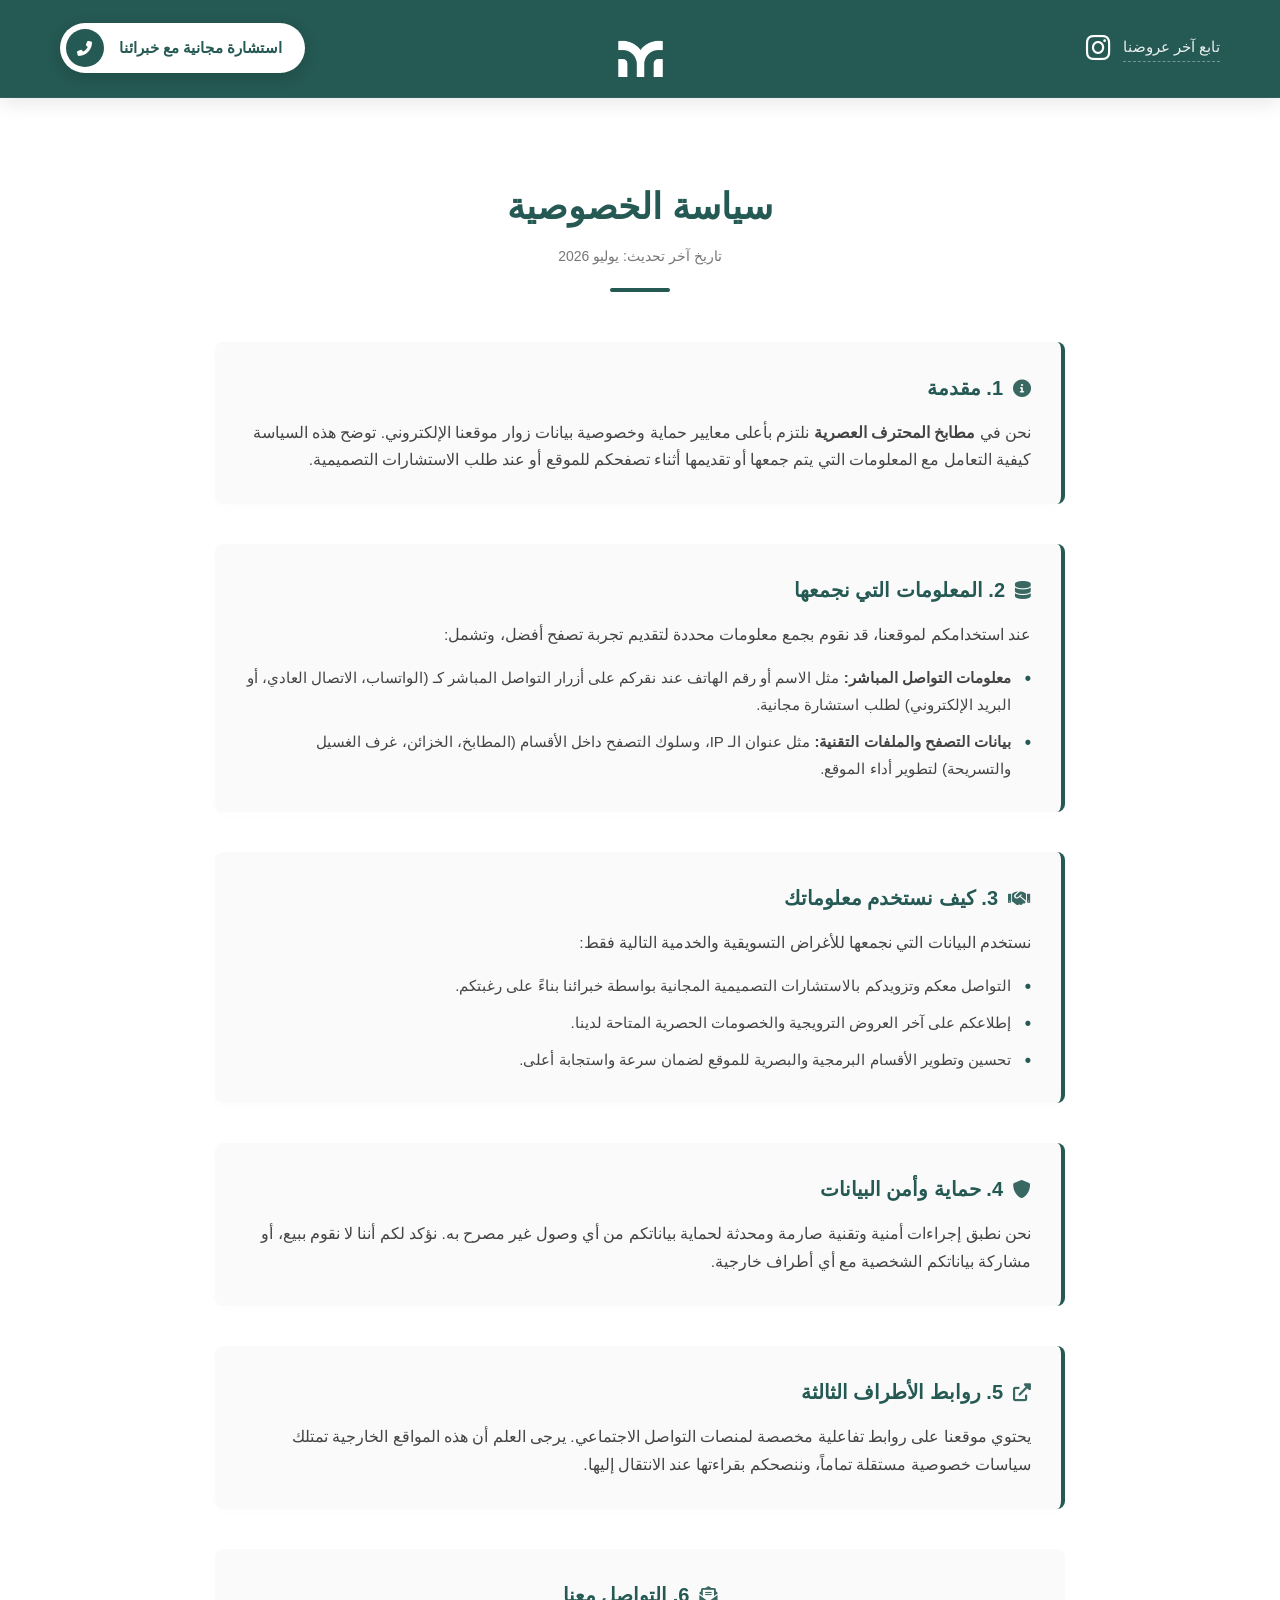
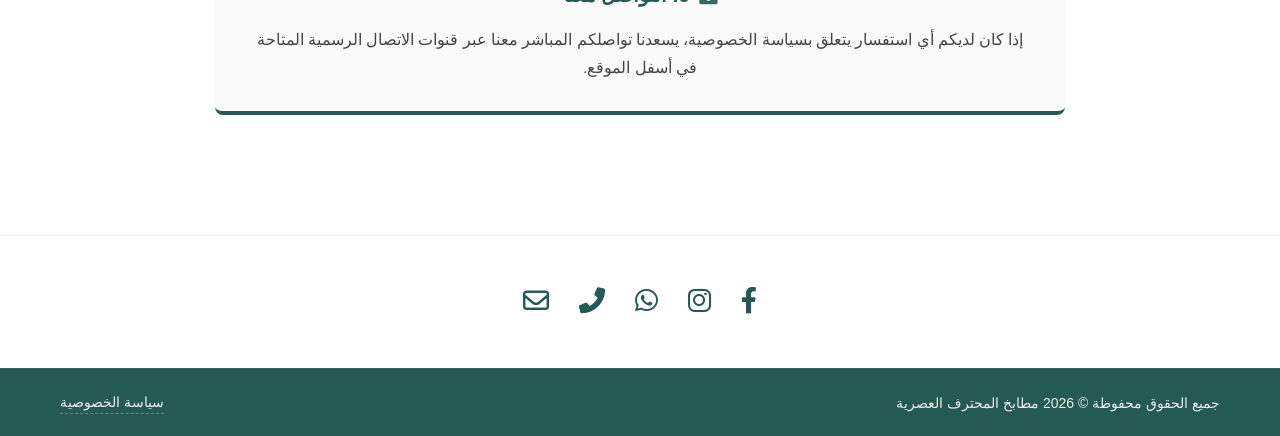
<file: privacy-policy.html>
<!doctype html>
<html lang="ar" dir="rtl">
  <head>
    <meta charset="UTF-8" />
    <meta name="viewport" content="width=device-width, initial-scale=1.0" />
    <title>سياسة الخصوصية - مطابخ المحترف العصرية</title>
    <!-- استدعاء ملف الـ CSS الأساسي للموقع -->
    <link rel="stylesheet" href="style.css" />
    <!-- استدعاء أيقونات FontAwesome -->
    <link
      rel="stylesheet"
      href="https://cdnjs.cloudflare.com/ajax/libs/font-awesome/6.0.0/css/all.min.css"
    />
  </head>
  <body>
    <!-- ========================================== -->
    <!-- الهيدر الإبداعي المطور (يحتوي على رابط الرئيسية) -->
    <!-- ========================================== -->
    <header class="creative-header">
      <div class="header-container">
        <!-- الجانب الأيمن: الانستغرام الإبداعي -->
        <div class="header-side right-side">
          <a
            href="https://www.instagram.com/almuhtarif_kitchens/"
            class="instagram-creative-btn"
            target="_blank" rel="noopener noreferrer"
          >
            <span class="insta-text">تابع آخر عروضنا</span>
            <div class="insta-icon-wrapper">
              <i class="fab fa-instagram"></i>
            </div>
          </a>
        </div>

        <!-- المنتصف: اللوجو (يربطك بالصفحة الرئيسية index.html) -->
        <div class="header-center logo">
          <a href="index.html" title="العودة للصفحة الرئيسية">
            <img
              src="img/almuhtarif-kitchens-logo.png"
              alt="لوجو مطابخ المحترف"
            />
          </a>
        </div>

        <!-- الجانب الأيسر: زر الاتصال الفخم -->
        <div class="header-side left-side">
          <a
            href="https://wa.me/971503699556"
            class="btn-call-luxury"
            target="_blank" rel="noopener noreferrer"
          >
            <span class="btn-text">استشارة مجانية مع خبرائنا</span>
            <div class="icon-wrapper">
              <i class="fas fa-phone-alt ringing-icon"></i>
            </div>
          </a>
        </div>
      </div>
    </header>

    <!-- ========================================== -->
    <!-- محتوى صفحة سياسة الخصوصية -->
    <!-- ========================================== -->
    <main class="privacy-policy-page">
      <div class="privacy-container">
        <header class="privacy-header-title">
          <h1>سياسة الخصوصية</h1>
          <p>تاريخ آخر تحديث: يوليو 2026</p>
          <div class="title-divider"></div>
        </header>

        <section class="privacy-content-section">
          <div class="privacy-block">
            <h2><i class="fas fa-info-circle"></i> 1. مقدمة</h2>
            <p>
              نحن في <strong>مطابخ المحترف العصرية</strong> نلتزم بأعلى معايير
              حماية وخصوصية بيانات زوار موقعنا الإلكتروني. توضح هذه السياسة
              كيفية التعامل مع المعلومات التي يتم جمعها أو تقديمها أثناء تصفحكم
              للموقع أو عند طلب الاستشارات التصميمية.
            </p>
          </div>

          <div class="privacy-block">
            <h2><i class="fas fa-database"></i> 2. المعلومات التي نجمعها</h2>
            <p>
              عند استخدامكم لموقعنا، قد نقوم بجمع معلومات محددة لتقديم تجربة
              تصفح أفضل، وتشمل:
            </p>
            <ul>
              <li>
                <strong>معلومات التواصل المباشر:</strong> مثل الاسم أو رقم
                الهاتف عند نقركم على أزرار التواصل المباشر كـ (الواتساب، الاتصال
                العادي، أو البريد الإلكتروني) لطلب استشارة مجانية.
              </li>
              <li>
                <strong>بيانات التصفح والملفات التقنية:</strong> مثل عنوان الـ
                IP، وسلوك التصفح داخل الأقسام (المطابخ، الخزائن، غرف الغسيل
                والتسريحة) لتطوير أداء الموقع.
              </li>
            </ul>
          </div>

          <div class="privacy-block">
            <h2><i class="fas fa-handshake"></i> 3. كيف نستخدم معلوماتك</h2>
            <p>
              نستخدم البيانات التي نجمعها للأغراض التسويقية والخدمية التالية
              فقط:
            </p>
            <ul>
              <li>
                التواصل معكم وتزويدكم بالاستشارات التصميمية المجانية بواسطة
                خبرائنا بناءً على رغبتكم.
              </li>
              <li>
                إطلاعكم على آخر العروض الترويجية والخصومات الحصرية المتاحة
                لدينا.
              </li>
              <li>
                تحسين وتطوير الأقسام البرمجية والبصرية للموقع لضمان سرعة
                واستجابة أعلى.
              </li>
            </ul>
          </div>

          <div class="privacy-block">
            <h2><i class="fas fa-shield-alt"></i> 4. حماية وأمن البيانات</h2>
            <p>
              نحن نطبق إجراءات أمنية وتقنية صارمة ومحدثة لحماية بياناتكم من أي
              وصول غير مصرح به. نؤكد لكم أننا لا نقوم ببيع، أو مشاركة بياناتكم
              الشخصية مع أي أطراف خارجية.
            </p>
          </div>

          <div class="privacy-block">
            <h2>
              <i class="fas fa-external-link-alt"></i> 5. روابط الأطراف الثالثة
            </h2>
            <p>
              يحتوي موقعنا على روابط تفاعلية مخصصة لمنصات التواصل الاجتماعي.
              يرجى العلم أن هذه المواقع الخارجية تمتلك سياسات خصوصية مستقلة
              تماماً، وننصحكم بقراءتها عند الانتقال إليها.
            </p>
          </div>

          <div class="privacy-block text-center-block">
            <h2><i class="fas fa-envelope-open-text"></i> 6. التواصل معنا</h2>
            <p>
              إذا كان لديكم أي استفسار يتعلق بسياسة الخصوصية، يسعدنا تواصلكم
              المباشر معنا عبر قنوات الاتصال الرسمية المتاحة في أسفل الموقع.
            </p>
          </div>
        </section>
      </div>
    </main>

    <!-- ========================================== -->
    <!-- الفوتر المطور: القسم الأول أبيض والثاني أخضر -->
    <!-- ========================================== -->
    <footer class="luxury-footer-updated">
      <!-- القسم الأول: خلفية بيضاء وأيقونات التواصل في المنتصف بدون أي كتابة -->
      <div class="footer-top-white">
        <div class="container">
          <div class="footer-pure-icons">
            <a
              href="https://www.facebook.com/almuhtarif2026"
              class="footer-brand-icon fb-color"
              target="_blank" rel="noopener noreferrer"
              title="فيسبوك"
            >
              <i class="fab fa-facebook-f"></i>
            </a>
            <a
              href="https://www.instagram.com/almuhtarif_kitchens/"
              class="footer-brand-icon insta-color"
              target="_blank" rel="noopener noreferrer"
              title="انستغرام"
            >
              <i class="fab fa-instagram"></i>
            </a>
            <a
              href="https://wa.me/971503699556"
              class="footer-brand-icon wa-color"
              target="_blank" rel="noopener noreferrer"
              title="واتساب"
            >
              <i class="fab fa-whatsapp"></i>
            </a>
            <a
              href="tel:+971503699556"
              class="footer-brand-icon phone-color"
              title="اتصال عادي"
            >
              <i class="fas fa-phone-alt"></i>
            </a>
            <a
              href="mailto:info@almuhtarifkitchens.com"
              class="footer-brand-icon email-color"
              title="البريد الإلكتروني"
            >
              <i class="far fa-envelope"></i>
            </a>
          </div>
        </div>
      </div>

      <!-- القسم الثاني: خلفية خضراء وفيه حقوق الملكية وسياسة الخصوصية باللون الأبيض -->
      <div class="footer-bottom-green">
        <div class="container footer-flexible-bar">
          <p class="footer-copyright-white">
            جميع الحقوق محفوظة &copy; 2026 مطابخ المحترف العصرية
          </p>
          <a href="privacy-policy.html" class="footer-privacy-white-link">
            سياسة الخصوصية
          </a>
        </div>
      </div>
    </footer>
  </body>
</html>
</file>
<file: style.css>
:root {
  --primary-color: #255953; 
  --accent-color: #1a423d; 
  --bg-light: #f4f7f6; 
  --text-color: #2b2b2b; 
  --white: #ffffff;
}

* {
  margin: 0;
  padding: 0;
  box-sizing: border-box;
}

body {
  font-family: "Tajawal", sans-serif;
  color: var(--text-color);
  line-height: 1.6;
  background-color: var(--white);
}

a {
  text-decoration: none;
  color: inherit;
  transition: 0.3s ease;
}

ul {
  list-style: none;
}

.container {
  max-width: 1200px;
  margin: 0 auto;
  padding: 0 20px;
}

.text-center {
  text-align: center;
}

/* --- إعدادات الهيدر الإبداعي للابتوب --- */
.creative-header {
  background: var(--primary-color);
  position: sticky;
  top: 0;
  z-index: 1000;
  border-bottom: 1px solid rgba(255, 255, 255, 0.05);
  padding: 12px 0;
  box-shadow: 0 4px 20px rgba(0, 0, 0, 0.1);
}

.creative-header .header-container {
  display: flex;
  justify-content: space-between;
  align-items: center;
  max-width: 1200px;
  margin: 0 auto;
  padding: 0 20px;
}

.header-side {
  flex: 1;
  display: flex;
  align-items: center;
}

.right-side {
  justify-content: flex-start;
}
.left-side {
  justify-content: flex-end;
}

.header-center.logo {
  flex: 1;
  display: flex;
  justify-content: center;
}

.header-center.logo img {
  height: 65px;
  object-fit: contain;
}

/* --- تصميم زر الانستغرام الإبداعي (يمين) --- */
.instagram-creative-btn {
  display: flex;
  align-items: center;
  gap: 12px;
  color: var(--white);
  text-decoration: none;
  transition: all 0.3s ease;
}

.insta-text {
  font-size: 15px;
  font-weight: 500;
  opacity: 0.9;
  border-bottom: 1px dashed rgba(255, 255, 255, 0.4); /* خط سفلي ناعم لإعطاء لمسة إبداعية */
  padding-bottom: 2px;
}

.insta-icon-wrapper {
  font-size: 28px; /* تكبير الأيقونة لتظهر بوضوح في اللابتوب */
  transition: all 0.3s ease;
  display: flex;
  align-items: center;
  justify-content: center;
}

/* تأثير إبداعي عند التمرير بالماوس على الانستغرام */
.instagram-creative-btn:hover .insta-icon-wrapper {
  color: #e1306c;
  transform: scale(1.15) rotate(10deg);
}
.instagram-creative-btn:hover .insta-text {
  color: #e2ecea;
  border-bottom-color: var(--white);
}

/* --- تصميم زر الاتصال الفخم (يسار - النص أولاً) --- */
.btn-call-luxury {
  display: flex;
  align-items: center;
  gap: 15px;
  background-color: var(--white);
  color: var(--primary-color);
  padding: 6px 22px 6px 6px; /* زيادة البادينج من اليمين لأن النص يبدأ أولاً */
  border-radius: 30px;
  font-weight: 700;
  font-size: 15px;
  transition: all 0.3s ease;
  box-shadow: 0 4px 15px rgba(0, 0, 0, 0.15);
  text-decoration: none;
}

.btn-call-luxury:hover {
  background-color: #25d366; /* يتحول للون الواتساب الأخضر عند التمرير */
  color: var(--white);
  transform: translateY(-2px);
}

.btn-call-luxury .icon-wrapper {
  background-color: var(--primary-color);
  color: var(--white);
  width: 38px;
  height: 38px;
  border-radius: 50%;
  display: flex;
  justify-content: center;
  align-items: center;
  transition: all 0.3s ease;
}

.btn-call-luxury:hover .icon-wrapper {
  background-color: var(--white);
  color: #25d366;
}

/* حركة رنين سماعة الهاتف */
.ringing-icon {
  animation: luxuryRing 1.5s infinite ease-in-out;
  font-size: 15px;
}

@keyframes luxuryRing {
  0% {
    transform: rotate(0);
  }
  10% {
    transform: rotate(15deg);
  }
  20% {
    transform: rotate(-15deg);
  }
  30% {
    transform: rotate(20deg);
  }
  40% {
    transform: rotate(-20deg);
  }
  50% {
    transform: rotate(15deg);
  }
  60% {
    transform: rotate(-15deg);
  }
  70% {
    transform: rotate(0);
  }
  100% {
    transform: rotate(0);
  }
}

/* --- شاشات الموبايل والايباد (Responsive المطور والمصحح بالكامل) --- */
@media (max-width: 1024px) {
  .creative-header .header-container {
    display: flex !important;
    flex-direction: row !important;
    justify-content: space-between !important;
    align-items: center !important;
    padding: 10px 20px !important;
    width: 100% !important;
  }

  /* إخفاء النصوص تماماً في الموبايل والايباد لمنع التكديس والتداخل */
  .insta-text,
  .btn-text {
    display: none !important;
  }

  /* إعادة توزيع الأعمدة الثلاثة بالتساوي لضمان التوسط الهندسي المطلق */
  .header-side {
    flex: 1 !important;
    display: flex !important;
    align-items: center !important;
    width: 33.33% !important;
  }

  /* 1. الانستغرام مجبر على البقاء في أقصى اليمين */
  .right-side {
    order: 1 !important;
    justify-content: flex-start !important;
    margin-left: 0 !important; /* إلغاء المسافة العشوائية السابقة */
  }

  /* 2. اللوجو مجبر على التوسط في سنتر الشاشة تماماً */
  .header-center.logo {
    order: 2 !important;
    flex: 1 !important;
    display: flex !important;
    justify-content: center !important;
    width: 33.33% !important;
  }

  .header-center.logo img {
    height: 48px !important;
    width: auto !important;
    object-fit: contain !important;
  }

  /* 3. سماعة الهاتف مجبرة على البقاء في أقصى اليسار */
  .left-side {
    order: 3 !important;
    flex: 1 !important;
    justify-content: flex-end !important;
    width: 33.33% !important;
  }

  /* الحفاظ على الأيقونات حرة ونظيفة ومباشرة كما صممتها */
  .instagram-creative-btn,
  .btn-call-luxury {
    background: transparent !important;
    padding: 0 !important;
    box-shadow: none !important;
    display: flex !important;
    align-items: center !important;
  }

  .btn-call-luxury .icon-wrapper {
    background: transparent !important;
    width: auto !important;
    height: auto !important;
    display: flex !important;
    align-items: center !important;
    justify-content: center !important;
  }

  /* توحيد الألوان لتصبح بيضاء نقية متناسقة فوق خلفية الهيدر الخضراء الداكنة */
  .insta-icon-wrapper {
    color: var(--white) !important;
    font-size: 28px !important;
    display: flex !important;
    align-items: center !important;
    justify-content: center !important;
  }

  .ringing-icon {
    color: var(--white) !important; /* سماعة بيضاء فخمة ورنين مستمر */
    font-size: 26px !important;
    display: flex !important;
    align-items: center !important;
    justify-content: center !important;
  }

  /* إلغاء تأثيرات التكبير عند اللمس في الشاشات الصغيرة لمنع أي اهتزاز بصري */
  .btn-call-luxury:hover,
  .instagram-creative-btn:hover .insta-icon-wrapper {
    transform: none !important;
  }
}

.social-links a {
  font-size: 22px;
  margin-right: 15px;
  color: var(--white); /* أيقونات بيضاء */
}

.social-links .instagram:hover {
  color: #e1306c;
}
.social-links .whatsapp:hover {
  color: #25d366;
}

/* إعدادات زر الواتساب في الهيدر */
.header-action {
  display: flex;
  align-items: center;
}

.btn-whatsapp-header {
  background-color: var(--white);
  color: var(--primary-color);
  padding: 10px 25px;
  border-radius: 30px; /* حواف دائرية لفخامة أكثر */
  font-weight: 700;
  font-size: 15px;
  display: flex;
  align-items: center;
  gap: 10px;
  transition: all 0.3s ease;
  box-shadow: 0 4px 15px rgba(0, 0, 0, 0.1);
}

.btn-whatsapp-header:hover {
  background-color: #25d366; /* لون الواتساب الأصلي عند التمرير */
  color: var(--white);
  transform: translateY(-2px);
}

.btn-whatsapp-header i {
  font-size: 18px;
}

.hero-image-section {
  /* نقلنا خلفية الصورة هنا بشكل برمجائي صحيح لمنع أي تحذيرات */
  background-image: url("img/hero-kitchen-preview.webp");
  background-size: cover;
  background-position: center;
  background-repeat: no-repeat;
  position: relative;
  width: 100%;
  /* يمكنك الحفاظ على الارتفاع الحالي الخاص بقسمك هنا */
  min-height: 80vh;
  display: flex;
  align-items: center;
  justify-content: center;
}

/* طبقة شفافة داكنة فوق الصورة لجعل النص مقروءاً بوضوح */
.hero-overlay {
  position: absolute;
  top: 0;
  left: 0;
  width: 100%;
  height: 100%;
  background: linear-gradient(
    to bottom,
    rgba(37, 89, 83, 0.7),
    rgba(0, 0, 0, 0.6)
  );
  display: flex;
  align-items: center;
  justify-content: center;
  text-align: center;
  padding: 0 20px;
}

.hero-content {
  max-width: 800px;
  color: var(--white);
  z-index: 2;
}

.hero-content h1 {
  font-size: 48px;
  font-weight: 800;
  margin-bottom: 20px;
  line-height: 1.2;
}

.hero-content p {
  font-size: 20px;
  margin-bottom: 40px;
  color: #e2ecea;
}

.btn-primary {
  display: inline-block;
  background-color: var(--primary-color);
  color: var(--white);
  padding: 15px 40px;
  border-radius: 4px;
  font-weight: 700;
  font-size: 18px;
  border: 2px solid var(--primary-color);
  transition: all 0.4s ease;
}

.btn-primary:hover {
  background-color: transparent;
  border-color: var(--white);
  color: var(--white);
}

/* حركات الظهور الراقية (Animations) */
.fade-up {
  opacity: 0;
  transform: translateY(40px);
  animation: fadeUpAnim 1s cubic-bezier(0.16, 1, 0.3, 1) forwards;
}

.fade-up.delay-1 {
  animation-delay: 0.2s;
}
.fade-up.delay-2 {
  animation-delay: 0.4s;
}

@keyframes fadeUpAnim {
  to {
    opacity: 1;
    transform: translateY(0);
  }
}

/* إعدادات قسم المطابخ الفخم */
.kitchens-luxury-section {
  background-color: var(--white); /* خلفية بيضاء صريحة */
  padding: 90px 0;
  overflow: hidden;
}

/* حركة ظهور اسم القسم (ينزلق من الأعلى بنعومة بعد ظهور القسم) */
.kitchens-animated-title {
  text-align: center;
  font-size: 34px;
  font-weight: 800;
  color: var(--primary-color); /* درجة الأخضر الخاصة بالهوية البصرية */
  margin-bottom: 55px;
  letter-spacing: -0.5px;

  /* الحالة الابتدائية قبل الظهور */
  opacity: 0;
  transform: translateY(-25px);
  transition: all 0.9s cubic-bezier(0.215, 0.61, 0.355, 1);
}

/* تفعيل حركة العنوان عند تفعيل القسم */
.kitchens-luxury-section.activated .kitchens-animated-title {
  opacity: 1;
  transform: translateY(0);
}

/* شبكة عرض الصور - مصطفة بجانب بعضها وحجمها مدمج وغير كبير */
.kitchens-compact-grid {
  display: grid;
  grid-template-columns: repeat(
    4,
    1fr
  ); /* 4 أعمدة متساوية بجانب بعضها تماماً */
  gap: 16px; /* مسافات ضيقة وراقية بين الصور */
}

/* تصميم الكارد المدمج وتأثير الحركة الدائرية للداخل */
.kitchen-card-compact {
  position: relative;
  border-radius: 6px;
  overflow: hidden;
  aspect-ratio: 4 / 3; /* توحيد أبعاد الصور لتبدو كلوحة عرض متناسقة */
  box-shadow: 0 4px 15px rgba(0, 0, 0, 0.04);
  background: #fafafa;

  /* الحالة الابتدائية للصور: مخفية ومزاحة جهة اليمين لتأثير التدفق */
  opacity: 0;
  transform: translateX(40px) scale(0.98);
  transition: all 0.85s cubic-bezier(0.25, 1, 0.5, 1);
}

/* تفعيل حركة ظهور الصور عند تفعيل القسم */
.kitchens-luxury-section.activated .kitchen-card-compact {
  opacity: 1;
  transform: translateX(0) scale(1);
}

/* هندسة التأخير الزمني (Stagger) لتدفق الصور بالتتابع من اليمين لليسار */
.kitchens-luxury-section.activated .item-1 {
  transition-delay: 0.15s;
}
.kitchens-luxury-section.activated .item-2 {
  transition-delay: 0.3s;
}
.kitchens-luxury-section.activated .item-3 {
  transition-delay: 0.45s;
}
.kitchens-luxury-section.activated .item-4 {
  transition-delay: 0.6s;
}

/* تأثير تمرير الماوس الراقي فوق الصور */
.kitchen-card-compact img {
  width: 100%;
  height: 100%;
  object-fit: cover;
  transition: transform 0.6s cubic-bezier(0.16, 1, 0.3, 1);
}

.kitchen-card-compact:hover img {
  transform: scale(1.05); /* زوم خفيف وناعم جداً */
}

/* التجاوب الذكي مع الشاشات المتوسطة والصغيرة */
@media (max-width: 1024px) {
  .kitchens-compact-grid {
    grid-template-columns: repeat(
      2,
      1fr
    ); /* صورتين بجانب بعض في الايباد لضمان عدم صغرها الزائد عن الحد */
    gap: 14px;
  }
  .kitchens-animated-title {
    font-size: 28px;
  }
}

@media (max-width: 600px) {
  .kitchens-compact-grid {
    grid-template-columns: repeat(
      2,
      1fr
    ); /* الحفاظ على صورتين بجانب بعض في الموبايل تلبية لرغبتك في الحجم الصغير والأنيق */
    gap: 10px;
  }
  .kitchens-animated-title {
    font-size: 22px;
    margin-bottom: 35px;
  }
}

/* ==========================================
   تنسيقات قسم الخزائن (الخلفية الخضراء)
   ========================================== */
.closets-luxury-section {
  background-color: var(--primary-color); /* اللون الأخضر الخاص بالهوية */
  padding: 90px 0;
  overflow: hidden;
}

.closets-animated-title {
  text-align: center;
  font-size: 34px;
  font-weight: 800;
  color: var(--white); /* عنوان أبيض صريح */
  margin-bottom: 55px;
  letter-spacing: -0.5px;

  opacity: 0;
  transform: translateY(-25px);
  transition: all 0.9s cubic-bezier(0.215, 0.61, 0.355, 1);
}

.closets-luxury-section.activated .closets-animated-title {
  opacity: 1;
  transform: translateY(0);
}

.closets-compact-grid {
  display: grid;
  grid-template-columns: repeat(4, 1fr);
  gap: 16px;
}

.closet-card-compact {
  position: relative;
  border-radius: 6px;
  overflow: hidden;
  aspect-ratio: 4 / 3;
  box-shadow: 0 10px 30px rgba(0, 0, 0, 0.2); /* ظل أعمق ليبرز بوضوح فوق الخلفية الخضراء */
  background: var(--accent-color);

  opacity: 0;
  transform: translateX(40px) scale(0.98);
  transition: all 0.85s cubic-bezier(0.25, 1, 0.5, 1);
}

.closets-luxury-section.activated .closet-card-compact {
  opacity: 1;
  transform: translateX(0) scale(1);
}

/* التتابع الزمني لدخول صور الخزائن */
.closets-luxury-section.activated .closet-item-1 {
  transition-delay: 0.15s;
}
.closets-luxury-section.activated .closet-item-2 {
  transition-delay: 0.3s;
}
.closets-luxury-section.activated .closet-item-3 {
  transition-delay: 0.45s;
}
.closets-luxury-section.activated .closet-item-4 {
  transition-delay: 0.6s;
}

.closet-card-compact img {
  width: 100%;
  height: 100%;
  object-fit: cover;
  transition: transform 0.6s cubic-bezier(0.16, 1, 0.3, 1);
}

.closet-card-compact:hover img {
  transform: scale(1.05);
}

/* ==========================================
   تنسيقات قسم غرف الغسيل والتسريحة (الخلفية البيضاء)
   ========================================== */
.laundry-vanity-section {
  background-color: var(--white); /* خلفية بيضاء صريحة */
  padding: 90px 0;
  overflow: hidden;
}

.laundry-animated-title {
  text-align: center;
  font-size: 34px;
  font-weight: 800;
  color: var(--primary-color); /* عنوان باللون الأخضر */
  margin-bottom: 55px;
  letter-spacing: -0.5px;

  opacity: 0;
  transform: translateY(-25px);
  transition: all 0.9s cubic-bezier(0.215, 0.61, 0.355, 1);
}

.laundry-vanity-section.activated .laundry-animated-title {
  opacity: 1;
  transform: translateY(0);
}

.laundry-compact-grid {
  display: grid;
  grid-template-columns: repeat(4, 1fr);
  gap: 16px;
}

.laundry-card-compact {
  position: relative;
  border-radius: 6px;
  overflow: hidden;
  aspect-ratio: 4 / 3;
  box-shadow: 0 4px 15px rgba(0, 0, 0, 0.04);
  background: #fafafa;

  opacity: 0;
  transform: translateX(40px) scale(0.98);
  transition: all 0.85s cubic-bezier(0.25, 1, 0.5, 1);
}

.laundry-vanity-section.activated .laundry-card-compact {
  opacity: 1;
  transform: translateX(0) scale(1);
}

/* التتابع الزمني لدخول صور غرف الغسيل والتسريحة */
.laundry-vanity-section.activated .laundry-item-1 {
  transition-delay: 0.15s;
}
.laundry-vanity-section.activated .laundry-item-2 {
  transition-delay: 0.3s;
}
.laundry-vanity-section.activated .laundry-item-3 {
  transition-delay: 0.45s;
}
.laundry-vanity-section.activated .laundry-item-4 {
  transition-delay: 0.6s;
}

.laundry-card-compact img {
  width: 100%;
  height: 100%;
  object-fit: cover;
  transition: transform 0.6s cubic-bezier(0.16, 1, 0.3, 1);
}

.laundry-card-compact:hover img {
  transform: scale(1.05);
}

/* التجاوب مع شاشات الموبايل والايباد للأقسام الجديدة */
@media (max-width: 1024px) {
  .closets-compact-grid,
  .laundry-compact-grid {
    grid-template-columns: repeat(
      2,
      1fr
    ); /* الحفاظ على صورتين مدمجتين بجانب بعضهما */
    gap: 14px;
  }
  .closets-animated-title,
  .laundry-animated-title {
    font-size: 28px;
  }
}

@media (max-width: 600px) {
  .closets-compact-grid,
  .laundry-compact-grid {
    grid-template-columns: repeat(2, 1fr);
    gap: 10px;
  }
  .closets-animated-title,
  .laundry-animated-title {
    font-size: 22px;
    margin-bottom: 35px;
  }
}

/* ==========================================
   تنسيقات قسم التقييمات والاتصال (خلفية خضراء)
   ========================================== */
.reviews-cta-section {
  background-color: var(--primary-color); /* اللون الأخضر الخاص بهويتكم */
  padding: 95px 0;
  overflow: hidden;
  position: relative;
}

.reviews-main-title {
  text-align: center;
  font-size: 34px;
  font-weight: 800;
  color: var(--white);
  margin-bottom: 60px;
  opacity: 0;
  transform: translateY(-20px);
  transition: all 0.8s ease;
}

.reviews-cta-section.activated .reviews-main-title {
  opacity: 1;
  transform: translateY(0);
}

/* تقسيم القسم إلى جزأين متساويين بدقة */
.reviews-cta-grid {
  display: grid;
  grid-template-columns: 1.1fr 0.9fr; /* إعطاء مساحة أكبر قليلاً للتقييمات لراحة العين */
  gap: 50px;
  align-items: center;
}

/* إعدادات العناصر وحركتها الابتدائية قبل تفعيل القسم */
.reviews-cta-grid .anim-item {
  opacity: 0;
  transform: translateY(30px);
  transition: all 0.9s cubic-bezier(0.25, 1, 0.5, 1);
}

.reviews-cta-section.activated .anim-item {
  opacity: 1;
  transform: translateY(0);
}

.reviews-cta-section.activated .cta-side {
  transition-delay: 0.2s; /* تأخير بسيط لصندوق الاتصال لإضفاء طابع سينمائي */
}

/* --- تصميم كروت التقييمات --- */
.review-card-creative {
  background: rgba(255, 255, 255, 0.04); /* تأثير زجاجي ناعم ومتناسق */
  border: 1px solid rgba(255, 255, 255, 0.08);
  padding: 25px 30px;
  border-radius: 8px;
  margin-bottom: 20px;
  box-shadow: 0 10px 30px rgba(0, 0, 0, 0.05);
}

.review-text {
  color: #e2ecea;
  font-size: 16px;
  font-style: italic;
  line-height: 1.7;
  margin-bottom: 20px;
}

.review-footer {
  display: flex;
  justify-content: space-between;
  align-items: center;
  border-top: 1px solid rgba(255, 255, 255, 0.06);
  padding-top: 15px;
}

.reviewer-name {
  color: var(--white);
  font-weight: 700;
  font-size: 15px;
}

/* هندسة حركة النجوم (تظهر نجمة نجمة بشكل مطاطي فخم) */
.staggered-stars i {
  color: #ffd700; /* اللون الذهبي الصريح للنجوم */
  font-size: 15px;
  margin-left: 2px;
  display: inline-block;

  /* الحالة الابتدائية: مخفية ومصغرة تماماً */
  opacity: 0;
  transform: scale(0);
  transition: all 0.5s cubic-bezier(0.34, 1.56, 0.64, 1); /* تأثير مطاطي راقٍ عند الظهور */
}

/* تفعيل ظهور النجوم بالتتابع الزمني الدقيق عند تفعيل القسم */
.reviews-cta-section.activated .star-1 {
  transition-delay: 0.4s;
  opacity: 1;
  transform: scale(1);
}
.reviews-cta-section.activated .star-2 {
  transition-delay: 0.55s;
  opacity: 1;
  transform: scale(1);
}
.reviews-cta-section.activated .star-3 {
  transition-delay: 0.7s;
  opacity: 1;
  transform: scale(1);
}
.reviews-cta-section.activated .star-4 {
  transition-delay: 0.85s;
  opacity: 1;
  transform: scale(1);
}
.reviews-cta-section.activated .star-5 {
  transition-delay: 1s;
  opacity: 1;
  transform: scale(1);
}

/* --- تصميم جزء اتصل بنا والمحتوى --- */
.cta-content-box {
  color: var(--white);
}

.cta-heading {
  font-size: 32px;
  font-weight: 800;
  margin-bottom: 12px;
}

.cta-subtext {
  font-size: 18px;
  color: #e2ecea;
  margin-bottom: 35px;
  line-height: 1.5;
}

/* --- تصميم الشريط الإبداعي الممتد للواتساب --- */
.whatsapp-bar-creative {
  display: flex;
  justify-content: space-between;
  align-items: center;
  background-color: var(--white);
  color: var(--primary-color);
  padding: 10px 10px 10px 25px; /* مساحة أكبر من اليسار لتوازن النص والنبض */
  border-radius: 50px;
  font-weight: 700;
  font-size: 16px;
  text-decoration: none;
  transition: all 0.4s cubic-bezier(0.16, 1, 0.3, 1);
  box-shadow: 0 15px 35px rgba(0, 0, 0, 0.15);
  position: relative;
  overflow: hidden;
}

/* نبض ولمعان ناعم يتحرك عبر الشريط لجذب الانتباه */
.whatsapp-bar-creative::after {
  content: "";
  position: absolute;
  top: 0;
  left: -50%;
  width: 30%;
  height: 100%;
  background: linear-gradient(
    to right,
    rgba(255, 255, 255, 0) 0%,
    rgba(37, 89, 83, 0.08) 50%,
    rgba(255, 255, 255, 0) 100%
  );
  transform: skewX(-25deg);
  animation: barGlow 3s infinite ease-in-out;
}

@keyframes barGlow {
  0% {
    left: -50%;
  }
  30% {
    left: 120%;
  }
  100% {
    left: 120%;
  }
}

.whatsapp-bar-creative:hover {
  background-color: #25d366; /* يتحول للون الأخضر الصريح للواتساب عند تمرير الماوس */
  color: var(--white);
  transform: translateY(-4px);
  box-shadow: 0 20px 40px rgba(37, 211, 102, 0.3);
}

/* الحاوية الدائرية لأيقونة الواتساب */
.bar-icon-holder {
  background-color: var(--primary-color);
  color: var(--white);
  width: 44px;
  height: 44px;
  border-radius: 50%;
  display: flex;
  justify-content: center;
  align-items: center;
  transition: all 0.4s ease;
}

.whatsapp-bar-creative:hover .bar-icon-holder {
  background-color: var(--white);
  color: #25d366;
}

/* حركة رنين واهتزاز أيقونة الواتساب الشبيهة بالهاتف */
.bar-ringing-icon {
  font-size: 22px;
  animation: barPhoneRing 1.2s infinite ease-in-out;
}

@keyframes barPhoneRing {
  0% {
    transform: scale(1) rotate(0);
  }
  10% {
    transform: scale(1.1) rotate(15deg);
  }
  20% {
    transform: scale(1.1) rotate(-15deg);
  }
  30% {
    transform: scale(1.1) rotate(15deg);
  }
  40% {
    transform: scale(1.1) rotate(-15deg);
  }
  50% {
    transform: scale(1) rotate(0);
  }
  100% {
    transform: scale(1) rotate(0);
  }
}

/* --- التجاوب الذكي (Responsive) مع الجوال والايباد --- */
@media (max-width: 992px) {
  .reviews-cta-grid {
    grid-template-columns: 1fr; /* تحويل لعمود واحد في الشاشات الصغيرة لتجنب الضغط */
    gap: 50px;
  }
  .cta-side {
    text-align: center; /* توسيط نصوص الاتصال في الجوال لمظهر أرتب */
  }
  .whatsapp-bar-creative {
    padding: 10px 15px;
    font-size: 15px;
  }
}

@media (max-width: 600px) {
  .reviews-main-title {
    font-size: 26px;
    margin-bottom: 40px;
  }
  .cta-heading {
    font-size: 26px;
  }
  .cta-subtext {
    font-size: 15px;
    margin-bottom: 25px;
  }
  .review-card-creative {
    padding: 20px;
  }
  .review-text {
    font-size: 15px;
  }
}

/* ==========================================
   تنسيقات صفحة سياسة الخصوصية الفخمة
   ========================================== */
.privacy-policy-page {
  background-color: var(
    --white
  ); /* الحفاظ على خلفية بيضاء نقية للراحة البصرية */
  padding: 80px 0;
  font-family: inherit;
}

.privacy-container {
  max-width: 900px; /* مساحة مدمجة ومريحة جداً لقراءة النصوص الطويلة */
  margin: 0 auto;
  padding: 0 25px;
}

/* تنسيق عنوان الصفحة الرئيسي */
.privacy-header-title {
  text-align: center;
  margin-bottom: 50px;
}

.privacy-header-title h1 {
  font-size: 36px;
  font-weight: 800;
  color: var(--primary-color); /* اللون الأخضر الخاص بالهوية */
  margin-bottom: 10px;
}

.privacy-header-title p {
  font-size: 14px;
  color: #777;
}

/* خط فاصل إبداعي تحت العنوان */
.title-divider {
  width: 60px;
  height: 4px;
  background-color: var(--primary-color);
  margin: 20px auto 0;
  border-radius: 2px;
}

/* تنسيق كتل النصوص والفقرات */
.privacy-block {
  margin-bottom: 40px;
  background: #fafafa; /* خلفية رمادية ناعمة جداً لفصل الفقرات */
  padding: 30px;
  border-radius: 8px;
  border-right: 4px solid var(--primary-color); /* حركة إبداعية: خط أخضر عمودي يمين كل عنوان */
  box-shadow: 0 4px 15px rgba(0, 0, 0, 0.01);
}

.privacy-block h2 {
  font-size: 20px;
  font-weight: 700;
  color: var(--primary-color);
  margin-bottom: 15px;
  display: flex;
  align-items: center;
  gap: 10px;
}

.privacy-block h2 i {
  font-size: 18px;
  opacity: 0.9;
}

.privacy-block p {
  color: #444;
  font-size: 15.5px;
  line-height: 1.8;
  margin-bottom: 0;
}

/* تنسيق القوائم المنقطة داخل السياسة */
.privacy-block ul {
  list-style: none;
  padding: 0;
  margin: 15px 0 0 0;
}

.privacy-block ul li {
  color: #444;
  font-size: 15px;
  line-height: 1.8;
  margin-bottom: 10px;
  position: relative;
  padding-right: 20px; /* مسافة للعلامة الإبداعية */
}

/* علامة منقطة خضراء مخصصة للقوائم */
.privacy-block ul li::before {
  content: "•";
  color: var(--primary-color);
  font-weight: bold;
  font-size: 18px;
  position: absolute;
  right: 0;
  top: -2px;
}

.privacy-block ul li:last-child {
  margin-bottom: 0;
}

.text-center-block {
  text-align: center;
  border-right: none;
  border-bottom: 4px solid var(--primary-color); /* تغيير حركة الخط للكتلة الأخيرة لمظهر متناسق */
}

.text-center-block h2 {
  justify-content: center;
}

/* --- التجاوب مع الجوال والايباد --- */
@media (max-width: 768px) {
  .privacy-policy-page {
    padding: 50px 0;
  }
  .privacy-header-title h1 {
    font-size: 28px;
  }
  .privacy-block {
    padding: 20px;
    margin-bottom: 25px;
  }
  .privacy-block h2 {
    font-size: 18px;
  }
  .privacy-block p,
  .privacy-block ul li {
    font-size: 14.5px;
    line-height: 1.7;
  }
}
/* ==========================================
   تنسيقات الفوتر المطور بتوزيعه الجديد
   ========================================== */
.luxury-footer-updated {
  width: 100%;
  border-top: 1px solid rgba(0, 0, 0, 0.05);
}

/* --- القسم الأول: الخلفية البيضاء والأيقونات المجرّدة --- */
.footer-top-white {
  background-color: var(--white); /* خلفية بيضاء ناصعة */
  padding: 45px 0;
  display: flex;
  justify-content: center;
  align-items: center;
}

/* حاوية الأيقونات في المنتصف تماماً وبدون نصوص */
.footer-pure-icons {
  display: flex;
  justify-content: center;
  align-items: center;
  gap: 30px; /* مسافات متساوية وأنيقة بين الأيقونات */
}

/* تصميم الأيقونات الفردية بلون هويتكم الأخضر كقاعدة أساسية */
.footer-brand-icon {
  color: var(--primary-color); /* لون الهوية الأخضر للخطوط */
  font-size: 26px; /* حجم كبير وواضح للابتوب */
  transition: all 0.35s cubic-bezier(0.175, 0.885, 0.32, 1.275); /* حركة مرنة فخمة */
  display: inline-block;
}

/* تأثيرات تمرير الماوس الإبداعية (تتحول الأيقونة للونها الرسمي الفعلي عند الوقوف عليها) */
.footer-brand-icon:hover {
  transform: translateY(-5px) scale(1.1); /* صعود ونبضة خفيفة */
}
.footer-brand-icon.fb-color:hover {
  color: #1877f2;
} /* أزرق فيسبوك */
.footer-brand-icon.insta-color:hover {
  color: #e1306c;
} /* وردي انستغرام */
.footer-brand-icon.wa-color:hover {
  color: #25d366;
} /* أخضر واتساب الفاقع */
.footer-brand-icon.phone-color:hover {
  color: #007bb6;
} /* أزرق الاتصال */
.footer-brand-icon.email-color:hover {
  color: #ea4335;
} /* أحمر بريد جوجل */

/* --- القسم الثاني: الخلفية الخضراء الفخمة --- */
.footer-bottom-green {
  background-color: var(--primary-color); /* الخلفية الخضراء الخاصة بهويتكم */
  padding: 22px 0;
  border-top: 1px solid rgba(255, 255, 255, 0.04);
}

/* مرونة ومحاذاة شريط الحقوق والسياسات */
.footer-flexible-bar {
  display: flex;
  justify-content: space-between;
  align-items: center;
  flex-wrap: wrap;
  gap: 15px;
}

/* الحقوق باللون الأبيض الصريح */
.footer-copyright-white {
  color: var(--white);
  font-size: 14px;
  font-weight: 500;
  margin: 0;
  opacity: 0.9;
}

/* رابط سياسة الخصوصية باللون الأبيض وتأثير خط ناعم */
.footer-privacy-white-link {
  color: var(--white);
  font-size: 14px;
  font-weight: 500;
  text-decoration: none;
  opacity: 0.9;
  transition: all 0.3s ease;
  border-bottom: 1px dashed rgba(255, 255, 255, 0.3);
}

.footer-privacy-white-link:hover {
  opacity: 1;
  border-bottom-color: var(--white); /* يتحول الخط المتقطع لخط متصل ناعم */
}

/* --- التجاوب الكامل مع شاشات الجوال والايباد --- */
@media (max-width: 768px) {
  .footer-top-white {
    padding: 35px 0;
  }

  .footer-pure-icons {
    gap: 24px; /* تقريب المسافات قليلاً في الجوال لراحة اليد */
  }

  .footer-brand-icon {
    font-size: 24px; /* حجم متناسق جداً لشاشات اللمس */
  }

  /* تحويل شريط الحقوق في الموبايل للتمركز العمودي في المنتصف */
  .footer-flexible-bar {
    flex-direction: column;
    text-align: center;
    justify-content: center;
    gap: 10px;
  }

  .footer-copyright-white,
  .footer-privacy-white-link {
    font-size: 13px;
  }
}

/* ==========================================
   تنسيقات نافذة عرض الصور (Lightbox) المعزولة
   (تم التحديث لضمان التوافق الكامل مع Safari وجميع الهواتف)
   ========================================== */
.luxury-lightbox {
  display: none;
  position: fixed;
  inset: 0; /* اختصار حديث وآمن لـ top, left, right, bottom */
  z-index: 999999;
  width: 100vw;
  height: 100vh;
  background-color: rgba(0, 0, 0, 0.93);
  align-items: center;
  justify-content: center;
  padding: 20px;
  box-sizing: border-box;
}

.luxury-lightbox.active {
  display: flex !important;
}

.lightbox-content {
  display: flex;
  flex-direction: row;
  background-color: #255953;
  border-radius: 12px;
  overflow: hidden;
  max-width: 950px;
  width: 100%; /* ضمان عدم تجاوز حواف الشاشة */
  box-shadow: 0 15px 50px rgba(0, 0, 0, 0.6);
  position: relative;
  direction: rtl;
}

/* التحديث الأهم لمعالجة التوافق مع الصور */
.lightbox-image-box {
  flex: 1 1 60%; /* توزيع مرن وآمن للمساحة */
  min-width: 0; /* يمنع تمدد الصورة خارج الصندوق في سفاري */
  min-height: 0; /* يمنع تمدد الصورة خارج الصندوق في سفاري */
  background-color: #1a423d;
  display: flex;
  align-items: center;
  justify-content: center;
  padding: 10px; /* مسافة أمان صغيرة حول الصورة */
}

.lightbox-image-box img {
  width: 100%;
  height: 100%;
  max-height: 75vh;
  object-fit: contain;
  display: block;
}

.lightbox-sidebar {
  flex: 1 1 40%; /* يأخذ 40% من المساحة بشكل مرن */
  padding: 40px 30px;
  color: #ffffff;
  display: flex;
  flex-direction: column;
  justify-content: center;
  background-color: #255953;
  border-right: 1px solid rgba(255, 255, 255, 0.08);
  box-sizing: border-box;
}

.lightbox-sidebar h3 {
  font-family: "Tajawal", sans-serif;
  font-size: 22px;
  font-weight: 700;
  margin-bottom: 12px;
  color: #ffffff;
}

.lightbox-sidebar p {
  font-family: "Tajawal", sans-serif;
  font-size: 15px;
  color: #e2ecea;
  margin-bottom: 30px;
  line-height: 1.6;
}

.lightbox-cta-btn {
  display: flex;
  align-items: center;
  justify-content: center;
  gap: 12px;
  padding: 14px 20px;
  border-radius: 8px;
  font-family: "Tajawal", sans-serif;
  font-weight: 700;
  font-size: 16px;
  text-decoration: none;
  transition: all 0.3s ease;
  margin-bottom: 15px;
  text-align: center;
}

.lightbox-cta-btn.whatsapp-btn {
  background-color: #25d366;
  color: #ffffff;
}

.lightbox-cta-btn.whatsapp-btn:hover {
  background-color: #20ba5a;
  transform: translateY(-2px);
}

.lightbox-cta-btn.phone-btn {
  background-color: #ffffff;
  color: #255953;
}

.lightbox-cta-btn.phone-btn:hover {
  background-color: #f4f7f6;
  color: #1a423d;
  transform: translateY(-2px);
}

.lightbox-close {
  position: absolute;
  top: 15px;
  right: 25px;
  color: #ffffff;
  font-size: 38px;
  font-weight: 300;
  cursor: pointer;
  transition: color 0.2s ease;
  z-index: 10;
  line-height: 1;
}

.lightbox-close:hover {
  color: #ff6b6b;
}

/* تجاوب الشاشات الصغيرة */
@media (max-width: 768px) {
  .luxury-lightbox {
    padding: 15px;
  }
  .lightbox-content {
    flex-direction: column;
    max-height: 90vh; /* منع الصندوق من الخروج عن طول الشاشة */
    overflow-y: auto; /* السماح بالسكرول الداخلي إذا كانت الشاشة صغيرة جداً */
  }
  .lightbox-image-box {
    flex: none;
    height: 45vh; /* تحديد ارتفاع ثابت للصورة على الهاتف */
  }
  .lightbox-image-box img {
    max-height: 100%;
  }
  .lightbox-sidebar {
    flex: none;
    padding: 25px 20px;
    border-right: none;
    border-top: 1px solid rgba(255, 255, 255, 0.08);
    text-align: center;
  }
}
</file>
